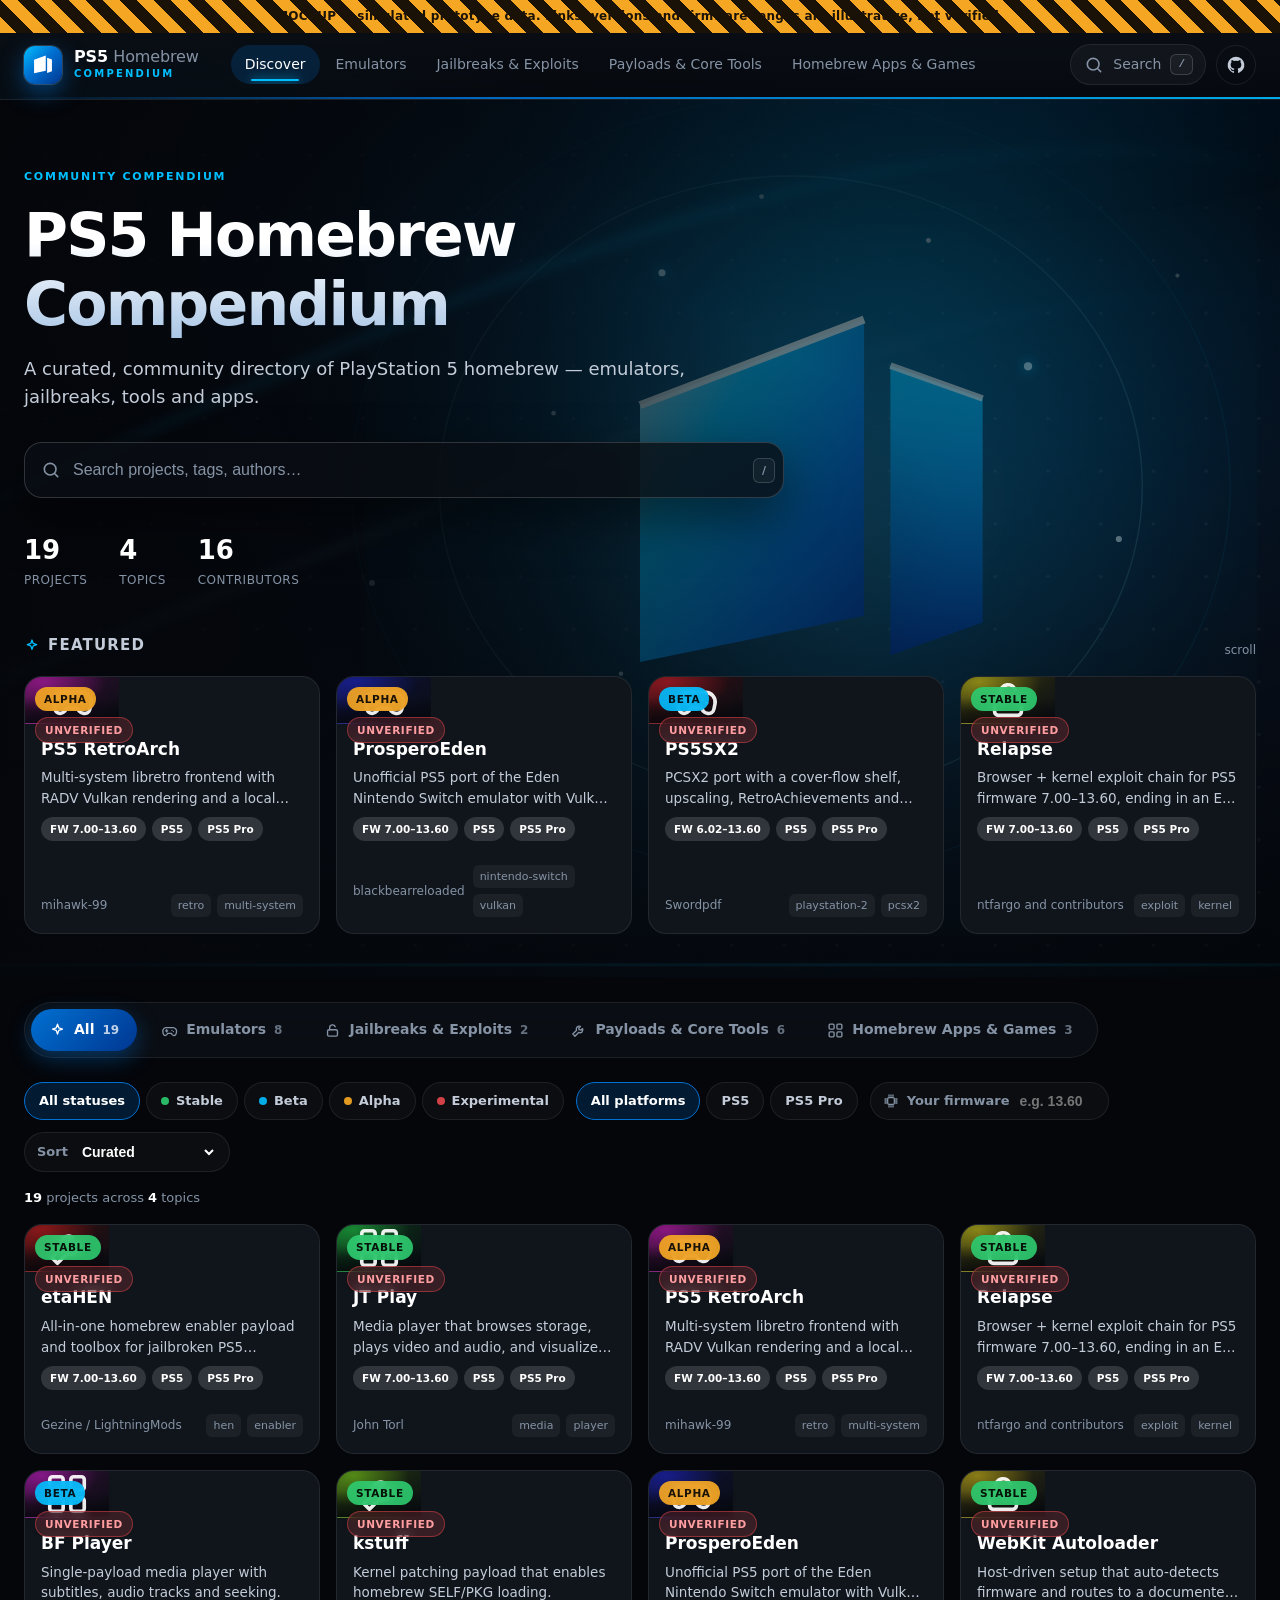
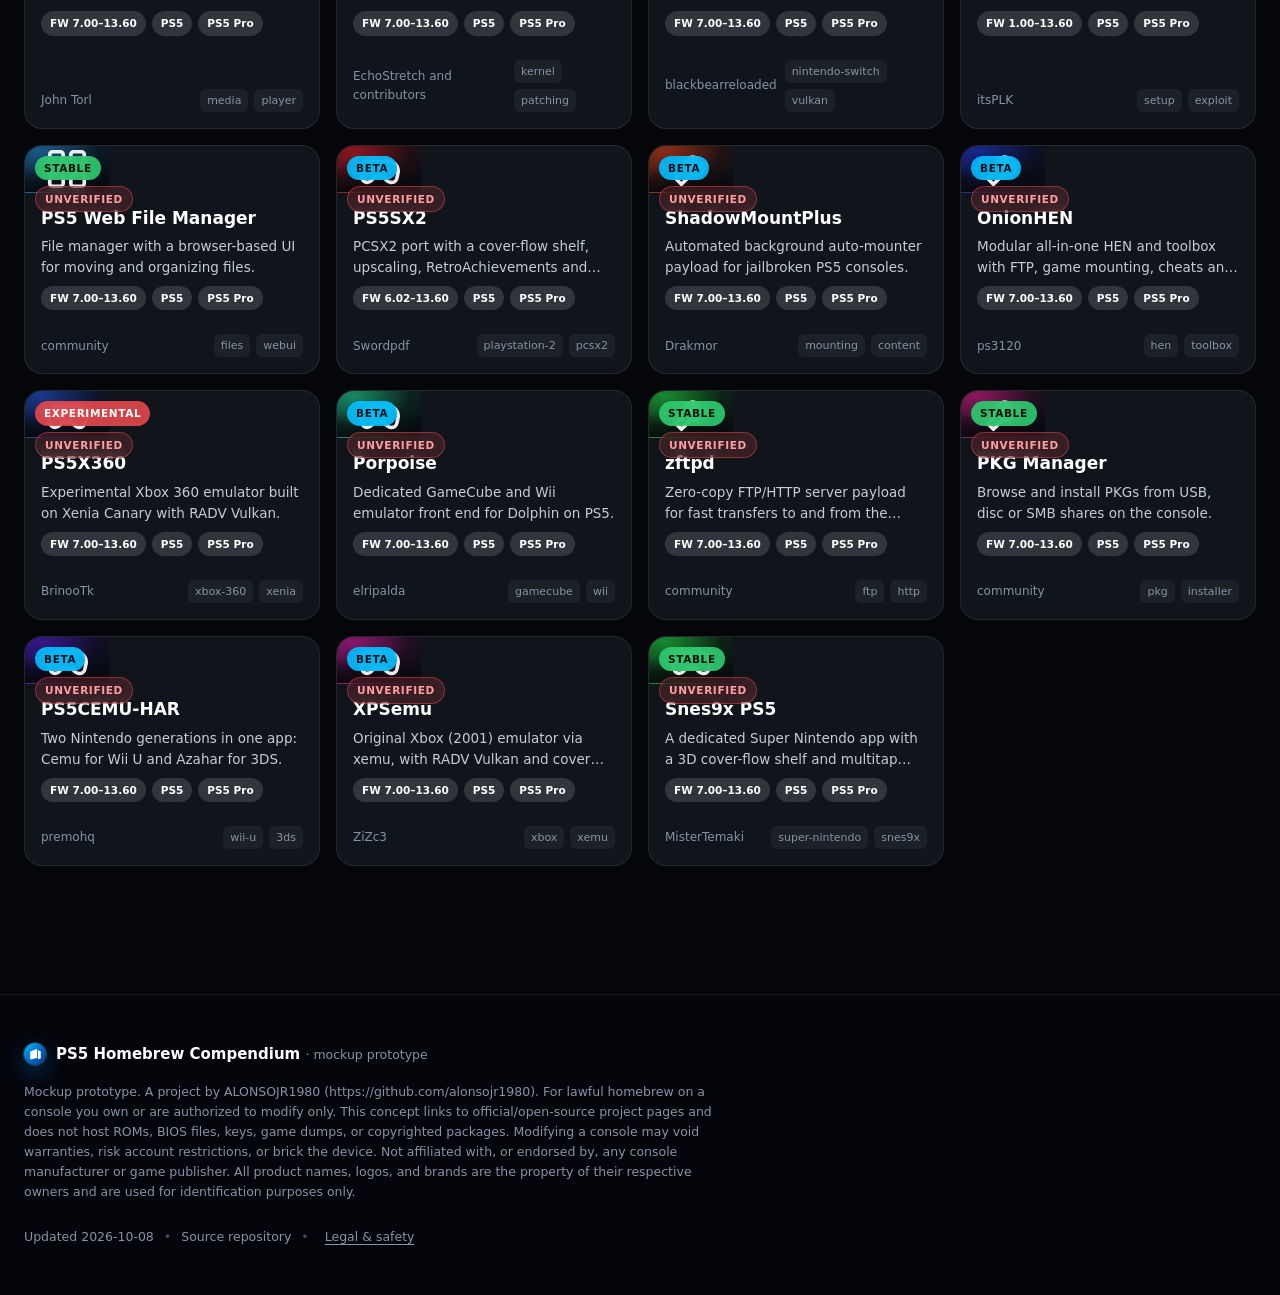
<file: mockup/index.html>
<!doctype html>
<html lang="en">
<head>
  <meta charset="utf-8" />
  <meta name="viewport" content="width=device-width, initial-scale=1, viewport-fit=cover" />
  <meta name="color-scheme" content="dark" />
  <meta name="description" content="MOCKUP prototype of the PS5 Homebrew Compendium — simulated data, not production." />
  <title>PS5 Homebrew Compendium — Mockup</title>
  <link rel="stylesheet" href="styles.css" />
</head>
<body>
  <div class="mock-banner" role="note">
    <strong>MOCKUP</strong> — simulated prototype data. Links, versions and firmware ranges are illustrative, not verified.
  </div>

  <a class="skip-link" href="#main">Skip to content</a>

  <!-- Inline icon sprite (no external assets) -->
  <svg class="sprite" aria-hidden="true" focusable="false" xmlns="http://www.w3.org/2000/svg">
    <symbol id="i-gamepad" viewBox="0 0 24 24"><path d="M7 8h10a5 5 0 0 1 4.9 5.97l-.5 2.6A3 3 0 0 1 18 19c-1 0-1.6-.5-2.2-1.2L14.6 16H9.4l-1.2 1.8C7.6 18.5 7 19 6 19a3 3 0 0 1-2.9-2.43l-.5-2.6A5 5 0 0 1 7 8Z"/><path d="M8 11v3M6.5 12.5h3M15.5 12h.01M17.5 13.5h.01"/></symbol>
    <symbol id="i-unlock" viewBox="0 0 24 24"><rect x="5" y="11" width="14" height="9" rx="2"/><path d="M8 11V8a4 4 0 0 1 7.8-1.2"/></symbol>
    <symbol id="i-tool" viewBox="0 0 24 24"><path d="M14.7 6.3a4 4 0 0 0-5.4 5.4L4 17l3 3 5.3-5.3a4 4 0 0 0 5.4-5.4l-2.3 2.3-2.4-.7-.7-2.4 2.4-2.2Z"/></symbol>
    <symbol id="i-app" viewBox="0 0 24 24"><rect x="3" y="3" width="7" height="7" rx="1.5"/><rect x="14" y="3" width="7" height="7" rx="1.5"/><rect x="3" y="14" width="7" height="7" rx="1.5"/><rect x="14" y="14" width="7" height="7" rx="1.5"/></symbol>
    <symbol id="i-search" viewBox="0 0 24 24"><circle cx="11" cy="11" r="7"/><path d="m20 20-3.5-3.5"/></symbol>
    <symbol id="i-external" viewBox="0 0 24 24"><path d="M14 5h5v5M19 5l-8 8"/><path d="M19 14v4a1 1 0 0 1-1 1H6a1 1 0 0 1-1-1V6a1 1 0 0 1 1-1h4"/></symbol>
    <symbol id="i-close" viewBox="0 0 24 24"><path d="M6 6l12 12M18 6 6 18"/></symbol>
    <symbol id="i-chevron" viewBox="0 0 24 24"><path d="m9 6 6 6-6 6"/></symbol>
    <symbol id="i-alert" viewBox="0 0 24 24"><path d="M12 3 2 20h20L12 3Z"/><path d="M12 10v4M12 17h.01"/></symbol>
    <symbol id="i-check" viewBox="0 0 24 24"><path d="m4 12 5 5L20 6"/></symbol>
    <symbol id="i-cpu" viewBox="0 0 24 24"><rect x="7" y="7" width="10" height="10" rx="2"/><path d="M9 3v2m3-2v2m3-2v2M9 19v2m3-2v2m3-2v2M3 9h2m-2 3h2m-2 3h2M19 9h2m-2 3h2m-2 3h2"/></symbol>
    <symbol id="i-sparkle" viewBox="0 0 24 24"><path d="M12 3l1.8 5.2L19 10l-5.2 1.8L12 17l-1.8-5.2L5 10l5.2-1.8L12 3Z"/></symbol>
    <symbol id="i-shield" viewBox="0 0 24 24"><path d="M12 3 5 6v5c0 4.5 3 8 7 10 4-2 7-5.5 7-10V6l-7-3Z"/></symbol>
    <symbol id="i-github" viewBox="0 0 24 24"><path d="M12 2a10 10 0 0 0-3.16 19.49c.5.09.68-.22.68-.48v-1.7c-2.78.6-3.37-1.34-3.37-1.34-.45-1.16-1.1-1.47-1.1-1.47-.9-.62.07-.6.07-.6 1 .07 1.53 1.03 1.53 1.03.9 1.52 2.34 1.08 2.9.83.09-.65.35-1.09.63-1.34-2.22-.25-4.55-1.11-4.55-4.94 0-1.09.39-1.98 1.03-2.68-.1-.25-.45-1.27.1-2.65 0 0 .84-.27 2.75 1.02a9.6 9.6 0 0 1 5 0c1.91-1.29 2.75-1.02 2.75-1.02.55 1.38.2 2.4.1 2.65.64.7 1.03 1.59 1.03 2.68 0 3.84-2.34 4.68-4.57 4.93.36.31.68.92.68 1.85v2.74c0 .27.18.58.69.48A10 10 0 0 0 12 2Z"/></symbol>
    <symbol id="i-menu" viewBox="0 0 24 24"><path d="M4 7h16M4 12h16M4 17h16"/></symbol>
  </svg>

  <header class="topbar" id="topbar">
    <div class="topbar__inner">
      <a class="brand" href="#/" aria-label="PS5 Homebrew Compendium home">
        <span class="brand__mark" aria-hidden="true">
          <svg viewBox="0 0 32 32"><path d="M3 8.5 20 2v22.5L3 28V8.5Z"/><path d="M22 5.5 29 8v17l-7 2.5V5.5Z"/></svg>
        </span>
        <span class="brand__text">
          <span class="brand__title">PS5 <em>Homebrew</em></span>
          <span class="brand__sub">Compendium</span>
        </span>
      </a>

      <nav class="topnav" id="topnav" aria-label="Topics"></nav>

      <div class="topbar__actions">
        <button class="searchpill" id="search-focus" type="button" aria-label="Search the compendium">
          <svg class="icon" aria-hidden="true"><use href="#i-search"/></svg>
          <span class="searchpill__label">Search</span>
          <kbd class="searchpill__kbd" aria-hidden="true">/</kbd>
        </button>

        <button class="fwware" id="fw-chip" type="button" hidden aria-label="Change your firmware version">
          <span class="fwware__dot" aria-hidden="true"></span>
          <svg class="icon" aria-hidden="true"><use href="#i-cpu"/></svg>
          <span id="fw-chip-text"></span>
        </button>

        <a class="ghosticon" id="source-link" href="#" target="_blank" rel="noopener noreferrer" aria-label="Source repository" hidden>
          <svg class="icon icon--fill" aria-hidden="true"><use href="#i-github"/></svg>
        </a>

        <button class="menubtn" id="menu-toggle" type="button" aria-label="Open menu" aria-expanded="false" aria-controls="mobilemenu">
          <span></span><span></span>
        </button>
      </div>
    </div>
    <div class="topbar__accent" aria-hidden="true"></div>
    <nav class="mobilemenu" id="mobilemenu" aria-label="Topics" hidden></nav>
  </header>

  <main id="main">
    <section class="hero" aria-labelledby="hero-title">
      <img class="hero__banner" src="assets/banner.svg" alt="" aria-hidden="true" />
      <div class="hero__glow" aria-hidden="true"></div>
      <div class="hero__inner">
        <div class="hero__copy">
          <p class="hero__eyebrow" id="hero-eyebrow">Community Compendium</p>
          <h1 class="hero__title" id="hero-title"></h1>
          <p class="hero__tagline" id="hero-tagline"></p>

          <form class="searchbox" role="search" id="search-form">
            <svg class="icon searchbox__icon" aria-hidden="true"><use href="#i-search"/></svg>
            <input id="search-input" type="search" autocomplete="off" placeholder="Search projects, tags, authors…" aria-label="Search the compendium" />
            <span class="searchbox__key" aria-hidden="true">/</span>
          </form>

          <dl class="hero__stats" id="hero-stats"></dl>
        </div>

        <div class="hero__featured" aria-labelledby="featured-title">
          <div class="railhead">
            <h2 id="featured-title" class="railhead__title">
              <svg class="icon" aria-hidden="true"><use href="#i-sparkle"/></svg> Featured
            </h2>
            <span class="railhead__hint">scroll</span>
          </div>
          <div class="rail" id="featured-rail"></div>
        </div>
      </div>
    </section>

    <section class="browse" id="browse" aria-labelledby="browse-title">
      <h2 id="browse-title" class="sr-only">Browse projects</h2>

      <nav class="topics" id="topics" aria-label="Topic filter"></nav>

      <div class="toolbar" id="toolbar">
        <div class="toolbar__group" role="group" aria-label="Status filter" id="status-chips"></div>
        <div class="toolbar__group" id="platform-toggle" role="group" aria-label="Platform filter"></div>
        <label class="field field--fw">
          <svg class="icon" aria-hidden="true"><use href="#i-cpu"/></svg>
          <span class="field__label">Your firmware</span>
          <input id="firmware-input" inputmode="decimal" placeholder="e.g. 13.60" aria-label="Your PS5 firmware version" />
        </label>
        <label class="field field--sort">
          <span class="field__label">Sort</span>
          <select id="sort-select" aria-label="Sort projects">
            <option value="curated">Curated</option>
            <option value="updated">Recently updated</option>
            <option value="name">Name (A–Z)</option>
          </select>
        </label>
        <button class="ghostbtn" id="clear-filters" type="button" hidden>Clear filters</button>
      </div>

      <p class="resultline" id="resultline"></p>
      <p class="sr-only" id="live" aria-live="polite" role="status"></p>

      <div class="grid" id="grid"></div>
      <div class="statepanel" id="statepanel" hidden></div>
    </section>
  </main>

  <footer class="footer">
    <div class="footer__inner">
      <div class="footer__brand">
        <span class="brand__mark brand__mark--sm" aria-hidden="true"><svg viewBox="0 0 32 32"><path d="M3 8.5 20 2v22.5L3 28V8.5Z"/><path d="M22 5.5 29 8v17l-7 2.5V5.5Z"/></svg></span>
        <span>PS5 Homebrew Compendium <small>· mockup prototype</small></span>
      </div>
      <p class="footer__disclaimer" id="footer-disclaimer"></p>
      <p class="footer__meta">
        <span id="footer-updated"></span>
        <span class="footer__sep" aria-hidden="true">•</span>
        <a id="footer-repo" href="#" target="_blank" rel="noopener noreferrer">Source repository</a>
        <span class="footer__sep" aria-hidden="true">•</span>
        <button class="linkbtn" id="show-disclaimer" type="button">Legal &amp; safety</button>
      </p>
    </div>
  </footer>

  <!-- Detail overlay -->
  <div class="modal" id="modal" hidden>
    <div class="modal__scrim" data-close></div>
    <div class="modal__dialog" role="dialog" aria-modal="true" aria-labelledby="modal-title" tabindex="-1">
      <button class="iconbtn modal__close" type="button" data-close aria-label="Close details">
        <svg class="icon"><use href="#i-close"/></svg>
      </button>
      <div class="modal__body" id="modal-body"></div>
    </div>
  </div>

  <div class="toast" id="toast" role="status" aria-live="polite" hidden></div>

  <script type="module" src="app.js"></script>
</body>
</html>
</file>
<file: mockup/styles.css>
/* =========================================================
   PS5 Homebrew Compendium — MOCKUP styles
   Design tokens follow development_plan/design-system.md
   ========================================================= */

:root {
  /* Color */
  --bg-primary: #04060a;
  --bg-secondary: #10151c;
  --bg-tertiary: #171d26;
  --bg-elevated: #1e2632;
  --surface-glass: rgba(16, 21, 28, 0.72);
  --border: rgba(255, 255, 255, 0.08);
  --border-strong: rgba(255, 255, 255, 0.16);

  --ps-blue: #003791;
  --ps-blue-light: #0070d1;
  --ps-blue-bright: #00bfff;

  --text-primary: #ffffff;
  --text-secondary: #c3ccd8;
  --text-tertiary: #8593a5;

  --success: #2ecc71;
  --info: #00bfff;
  --warning: #f5a623;
  --danger: #e5484d;

  /* Type */
  --font-sans: "Inter", system-ui, -apple-system, "Segoe UI", Roboto, "Helvetica Neue", Arial, sans-serif;

  /* Space */
  --space-1: 4px;  --space-2: 8px;  --space-3: 12px; --space-4: 16px;
  --space-5: 24px; --space-6: 32px; --space-7: 48px; --space-8: 64px;

  /* Radius */
  --radius-sm: 8px; --radius-md: 12px; --radius-lg: 18px; --radius-xl: 28px; --radius-pill: 999px;

  /* Elevation */
  --shadow-card: 0 18px 40px rgba(0, 0, 0, 0.55);
  --shadow-pop: 0 30px 80px rgba(0, 0, 0, 0.7);
  --focus-glow: 0 0 0 3px var(--ps-blue-bright), 0 0 26px rgba(0, 191, 255, 0.45);

  /* Motion */
  --dur-fast: 150ms; --dur-base: 320ms; --dur-slow: 480ms;
  --ease: cubic-bezier(0.22, 0.61, 0.36, 1);

  --container: 1320px;
  --topbar-h: 64px;
}

* { box-sizing: border-box; }

/* The `hidden` attribute must always win, even on elements with an explicit display. */
[hidden] { display: none !important; }

html { scroll-behavior: smooth; }

body {
  margin: 0;
  background:
    radial-gradient(1200px 700px at 80% -10%, rgba(0, 55, 145, 0.35), transparent 60%),
    radial-gradient(900px 600px at 5% 5%, rgba(0, 191, 255, 0.10), transparent 55%),
    var(--bg-primary);
  color: var(--text-secondary);
  font-family: var(--font-sans);
  font-size: 15px;
  line-height: 1.55;
  -webkit-font-smoothing: antialiased;
  min-height: 100vh;
}

h1, h2, h3 { color: var(--text-primary); line-height: 1.15; margin: 0; }
p { margin: 0; }
a { color: inherit; text-decoration: none; }
button { font: inherit; color: inherit; }
img { max-width: 100%; display: block; }

.sprite { position: absolute; width: 0; height: 0; overflow: hidden; }
.icon { width: 20px; height: 20px; fill: none; stroke: currentColor; stroke-width: 1.9; stroke-linecap: round; stroke-linejoin: round; }

.sr-only {
  position: absolute; width: 1px; height: 1px; padding: 0; margin: -1px;
  overflow: hidden; clip: rect(0 0 0 0); white-space: nowrap; border: 0;
}

.skip-link {
  position: absolute; left: 12px; top: -60px; z-index: 200;
  background: var(--ps-blue-light); color: #fff; padding: 10px 16px;
  border-radius: var(--radius-sm); transition: top var(--dur-fast) var(--ease);
}
.skip-link:focus { top: 12px; }

:focus-visible { outline: none; box-shadow: var(--focus-glow); border-radius: var(--radius-sm); }

/* ---------- Mockup banner ---------- */
.mock-banner {
  background: repeating-linear-gradient(45deg, #f5a623, #f5a623 12px, #1a1206 12px, #1a1206 24px);
  color: #1a1206; font-size: 12px; font-weight: 600; text-align: center;
  padding: 7px 12px; letter-spacing: 0.02em;
}
.mock-banner strong { font-weight: 800; }

/* ---------- Top bar (site header) ---------- */
.topbar {
  position: sticky; top: 0; z-index: 100;
  backdrop-filter: blur(20px) saturate(150%);
  background: linear-gradient(180deg, rgba(10,14,20,0.92), rgba(8,11,16,0.70));
  border-bottom: 1px solid var(--border);
  transition: box-shadow var(--dur-base) var(--ease), background var(--dur-base) var(--ease);
}
.topbar.is-scrolled {
  background: linear-gradient(180deg, rgba(8,11,16,0.98), rgba(6,9,13,0.92));
  box-shadow: 0 18px 44px rgba(0,0,0,0.55);
}
.topbar__inner {
  max-width: var(--container); margin: 0 auto; height: var(--topbar-h);
  padding: 0 var(--space-5); display: flex; align-items: center; gap: var(--space-4);
}
/* animated luminous accent along the bottom edge */
.topbar__accent {
  height: 2px;
  background: linear-gradient(90deg, transparent, var(--ps-blue-light) 18%, var(--ps-blue-bright) 50%, var(--ps-blue-light) 82%, transparent);
  background-size: 200% 100%;
  opacity: 0.9;
  animation: accent-sheen 7s linear infinite;
}
@keyframes accent-sheen { from { background-position: 200% 0; } to { background-position: -200% 0; } }

.brand { display: flex; align-items: center; gap: 12px; color: var(--text-primary); font-weight: 700; letter-spacing: 0.01em; flex: none; }
.brand__mark {
  position: relative; width: 38px; height: 38px; border-radius: 11px; display: grid; place-items: center;
  background: linear-gradient(135deg, var(--ps-blue-bright), var(--ps-blue-light) 45%, var(--ps-blue));
  box-shadow: 0 0 0 1px rgba(255,255,255,0.16), 0 8px 22px rgba(0,112,209,0.5);
}
.brand__mark::after {
  content: ""; position: absolute; inset: -7px; border-radius: 18px; z-index: -1;
  background: radial-gradient(circle, rgba(0,191,255,0.5), transparent 70%);
  opacity: 0; transition: opacity var(--dur-base) var(--ease);
}
.brand:hover .brand__mark::after { opacity: 1; }
.brand__mark svg { width: 22px; height: 22px; fill: #fff; }
.brand__mark--sm { width: 22px; height: 22px; }
.brand__mark--sm svg { width: 13px; height: 13px; }
.brand__text { display: flex; flex-direction: column; line-height: 1.05; }
.brand__title { font-size: 16px; font-weight: 700; letter-spacing: -0.01em; }
.brand__title em { color: var(--text-tertiary); font-style: normal; font-weight: 500; }
.brand__sub { font-size: 10px; letter-spacing: 0.22em; text-transform: uppercase; color: var(--ps-blue-bright); margin-top: 3px; }

.topnav { display: flex; gap: 2px; margin-left: var(--space-4); flex: 1; overflow: hidden; }
.topnav a {
  position: relative; padding: 9px 14px; border-radius: var(--radius-pill); color: var(--text-tertiary);
  font-size: 14px; font-weight: 500; white-space: nowrap; transition: color var(--dur-fast) var(--ease), background var(--dur-fast) var(--ease);
}
.topnav a::after {
  content: ""; position: absolute; left: 50%; bottom: 3px; width: 0; height: 2px; border-radius: 2px;
  background: var(--ps-blue-bright); transform: translateX(-50%);
  box-shadow: 0 0 10px var(--ps-blue-bright);
  transition: width var(--dur-base) var(--ease);
}
.topnav a:hover { color: var(--text-primary); background: rgba(255,255,255,0.06); }
.topnav a[aria-current="page"] { color: #fff; background: rgba(0,112,209,0.20); }
.topnav a[aria-current="page"]::after,
.topnav a:hover::after { width: 54%; }

.topbar__actions { display: flex; align-items: center; gap: 10px; flex: none; }

.searchpill {
  display: inline-flex; align-items: center; gap: 9px; cursor: pointer;
  padding: 9px 12px 9px 13px; border-radius: var(--radius-pill);
  border: 1px solid var(--border); background: rgba(255,255,255,0.04);
  color: var(--text-tertiary); font-size: 14px; font-weight: 500;
  transition: all var(--dur-fast) var(--ease);
}
.searchpill:hover { color: var(--text-primary); border-color: var(--ps-blue-light); background: rgba(0,112,209,0.12); }
.searchpill__kbd {
  font-size: 11px; font-weight: 700; color: var(--text-tertiary);
  border: 1px solid var(--border-strong); border-radius: 6px; padding: 1px 7px; background: rgba(255,255,255,0.04);
}

.fwware {
  display: inline-flex; align-items: center; gap: 8px; cursor: pointer;
  padding: 8px 13px; border-radius: var(--radius-pill);
  border: 1px solid rgba(0,191,255,0.4); background: rgba(0,191,255,0.10);
  color: var(--ps-blue-bright); font-size: 13px; font-weight: 700; letter-spacing: 0.02em;
  transition: background var(--dur-fast) var(--ease);
}
.fwware:hover { background: rgba(0,191,255,0.18); }
.fwware .icon { width: 15px; height: 15px; }
.fwware__dot { width: 7px; height: 7px; border-radius: 50%; background: var(--success); box-shadow: 0 0 8px var(--success); }

.ghosticon {
  display: grid; place-items: center; width: 40px; height: 40px; border-radius: var(--radius-pill);
  border: 1px solid var(--border); color: var(--text-secondary); transition: all var(--dur-fast) var(--ease);
}
.ghosticon:hover { color: #fff; border-color: var(--border-strong); background: rgba(255,255,255,0.05); }
.icon--fill { fill: currentColor; stroke: none; }

.menubtn {
  display: none; place-items: center; gap: 5px;
  width: 42px; height: 42px; border-radius: 12px; border: 1px solid var(--border);
  background: rgba(255,255,255,0.04); cursor: pointer; padding: 0;
}
.menubtn span { display: block; width: 18px; height: 2px; border-radius: 2px; background: var(--text-primary); transition: transform var(--dur-fast) var(--ease); }
.menubtn[aria-expanded="true"] span:first-child { transform: translateY(3.5px) rotate(45deg); }
.menubtn[aria-expanded="true"] span:last-child { transform: translateY(-3.5px) rotate(-45deg); }

.mobilemenu {
  position: absolute; left: 0; right: 0; top: 100%;
  background: rgba(8,11,16,0.98); border-bottom: 1px solid var(--border);
  padding: 10px var(--space-5) 16px; display: grid; gap: 4px;
  box-shadow: 0 24px 50px rgba(0,0,0,0.6);
}
.mobilemenu[hidden] { display: none; }
.mobilemenu a { padding: 12px 14px; border-radius: 12px; color: var(--text-secondary); font-weight: 600; }
.mobilemenu a:hover, .mobilemenu a[aria-current="page"] { color: #fff; background: rgba(0,112,209,0.18); }

.iconbtn {
  background: transparent; border: 1px solid var(--border); border-radius: var(--radius-pill);
  width: 40px; height: 40px; display: grid; place-items: center; cursor: pointer;
  color: var(--text-secondary); transition: all var(--dur-fast) var(--ease);
}
.iconbtn:hover { color: #fff; border-color: var(--border-strong); background: rgba(255,255,255,0.05); }

/* ---------- Hero ---------- */
.hero { position: relative; overflow: hidden; }
.hero__banner {
  position: absolute; inset: 0; width: 100%; height: 100%;
  object-fit: cover; object-position: right center;
  z-index: 0; pointer-events: none; user-select: none;
}
/* readability scrim layered over the banner */
.hero::after {
  content: ""; position: absolute; inset: 0; z-index: 1; pointer-events: none;
  background: linear-gradient(90deg, rgba(4,6,10,0.94) 0%, rgba(4,6,10,0.72) 42%, rgba(4,6,10,0.18) 100%);
}
.hero__glow {
  position: absolute; inset: -30% -10% auto -10%; height: 620px; z-index: 0;
  background: radial-gradient(60% 60% at 70% 20%, rgba(0,112,209,0.25), transparent 70%);
  filter: blur(10px); pointer-events: none;
}
.hero__inner { position: relative; z-index: 2; max-width: var(--container); margin: 0 auto; padding: var(--space-8) var(--space-5) var(--space-6); }
.hero__copy { max-width: 760px; }
.hero__eyebrow {
  display: inline-flex; align-items: center; gap: 8px; text-transform: uppercase;
  letter-spacing: 0.16em; font-size: 11px; font-weight: 700; color: var(--ps-blue-bright);
  margin-bottom: var(--space-4);
}
.hero__title {
  font-size: clamp(34px, 6vw, 60px); font-weight: 800; letter-spacing: -0.03em;
  background: linear-gradient(180deg, #fff 30%, #a9c6e6 100%);
  -webkit-background-clip: text; background-clip: text; color: transparent;
}
.hero__tagline { margin-top: var(--space-4); font-size: clamp(15px, 2vw, 18px); color: var(--text-secondary); max-width: 60ch; }

.searchbox {
  margin-top: var(--space-6); display: flex; align-items: center; gap: 12px;
  background: rgba(10,14,20,0.8); border: 1px solid var(--border-strong);
  border-radius: var(--radius-lg); padding: 6px 8px 6px 16px;
  box-shadow: 0 20px 50px rgba(0,0,0,0.5); transition: border-color var(--dur-fast), box-shadow var(--dur-fast);
}
.searchbox:focus-within { border-color: var(--ps-blue-light); box-shadow: var(--focus-glow); }
.searchbox__icon { color: var(--text-tertiary); flex: none; }
.searchbox input {
  flex: 1; background: transparent; border: 0; outline: none; color: var(--text-primary);
  font-size: 16px; padding: 12px 0; min-width: 0;
}
.searchbox input::placeholder { color: var(--text-tertiary); }
.searchbox__key {
  font-size: 11px; font-weight: 700; color: var(--text-tertiary);
  border: 1px solid var(--border-strong); border-radius: 6px; padding: 3px 8px; background: rgba(255,255,255,0.04);
}

.hero__stats { display: flex; gap: var(--space-6); margin: var(--space-6) 0 0; }
.hero__stats div { display: flex; flex-direction: column; }
.hero__stats dt { order: 2; font-size: 12px; color: var(--text-tertiary); letter-spacing: 0.04em; text-transform: uppercase; }
.hero__stats dd { order: 1; margin: 0; font-size: 26px; font-weight: 800; color: #fff; }

/* ---------- Featured rail ---------- */
.hero__featured { margin-top: var(--space-7); }
.railhead { display: flex; align-items: baseline; justify-content: space-between; margin-bottom: var(--space-4); }
.railhead__title { display: flex; align-items: center; gap: 8px; font-size: 15px; letter-spacing: 0.08em; text-transform: uppercase; color: var(--text-secondary); }
.railhead__title .icon { color: var(--ps-blue-bright); width: 16px; height: 16px; }
.railhead__hint { font-size: 12px; color: var(--text-tertiary); }
.rail {
  display: grid; grid-auto-flow: column; grid-auto-columns: minmax(280px, 340px);
  gap: var(--space-4); overflow-x: auto; padding-bottom: var(--space-3);
  scroll-snap-type: x mandatory; scrollbar-width: thin;
}
.rail::-webkit-scrollbar { height: 8px; }
.rail::-webkit-scrollbar-thumb { background: rgba(255,255,255,0.12); border-radius: 99px; }
.rail > * { scroll-snap-align: start; }

/* ---------- Browse / topics ---------- */
.browse { max-width: var(--container); margin: 0 auto; padding: var(--space-5) var(--space-5) var(--space-8); }
.topics {
  display: flex; gap: 6px; flex-wrap: wrap; padding: 6px; margin-bottom: var(--space-5);
  background: rgba(16,21,28,0.6); border: 1px solid var(--border); border-radius: var(--radius-pill);
  position: sticky; top: calc(var(--topbar-h) + 8px); z-index: 40;
  backdrop-filter: blur(14px); width: fit-content; max-width: 100%;
}
.topic {
  display: inline-flex; align-items: center; gap: 8px; border: 0; cursor: pointer;
  background: transparent; color: var(--text-tertiary); font-weight: 600; font-size: 14px;
  padding: 10px 18px; border-radius: var(--radius-pill); transition: all var(--dur-fast) var(--ease);
}
.topic .icon { width: 17px; height: 17px; }
.topic:hover { color: #fff; background: rgba(255,255,255,0.05); }
.topic[aria-pressed="true"] {
  color: #fff; background: linear-gradient(135deg, var(--ps-blue-light), var(--ps-blue));
  box-shadow: 0 8px 22px rgba(0,112,209,0.4);
}
.topic__count { font-size: 12px; opacity: 0.75; font-variant-numeric: tabular-nums; }

/* ---------- Toolbar ---------- */
.toolbar {
  display: flex; align-items: center; gap: var(--space-3); flex-wrap: wrap; margin-bottom: var(--space-4);
}
.toolbar__group { display: flex; gap: 6px; flex-wrap: wrap; }
.chip {
  border: 1px solid var(--border); background: rgba(255,255,255,0.03); color: var(--text-secondary);
  padding: 8px 14px; border-radius: var(--radius-pill); font-size: 13px; font-weight: 600; cursor: pointer;
  display: inline-flex; align-items: center; gap: 7px; transition: all var(--dur-fast) var(--ease);
}
.chip:hover { border-color: var(--border-strong); color: #fff; }
.chip[aria-pressed="true"] { background: rgba(0,112,209,0.2); border-color: var(--ps-blue-light); color: #fff; }
.chip__dot { width: 8px; height: 8px; border-radius: 50%; background: currentColor; }

.field {
  display: inline-flex; align-items: center; gap: 8px; padding: 6px 12px;
  background: rgba(255,255,255,0.03); border: 1px solid var(--border); border-radius: var(--radius-pill);
  color: var(--text-tertiary); font-size: 13px;
}
.field .icon { width: 16px; height: 16px; }
.field__label { font-weight: 600; white-space: nowrap; }
.field input, .field select {
  background: transparent; border: 0; outline: none; color: var(--text-primary);
  font-size: 14px; font-weight: 600; padding: 4px 2px;
}
.field select option { background: var(--bg-elevated); color: #fff; }
.field--fw input { width: 78px; }
.field--fw.is-invalid { border-color: var(--danger); }
.field--fw.is-set { border-color: var(--ps-blue-light); color: var(--ps-blue-bright); }
.ghostbtn {
  background: transparent; border: 1px dashed var(--border-strong); color: var(--text-tertiary);
  padding: 8px 14px; border-radius: var(--radius-pill); font-size: 13px; font-weight: 600; cursor: pointer;
}
.ghostbtn:hover { color: #fff; border-color: var(--ps-blue-light); }

.resultline { color: var(--text-tertiary); font-size: 13px; margin-bottom: var(--space-4); }
.resultline strong { color: var(--text-primary); }

/* ---------- Cards ---------- */
.grid {
  display: grid; grid-template-columns: repeat(auto-fill, minmax(258px, 1fr)); gap: var(--space-4);
}
.card {
  position: relative; display: flex; flex-direction: column; text-align: left;
  background: var(--bg-secondary); border: 1px solid var(--border); border-radius: var(--radius-lg);
  overflow: hidden; cursor: pointer; color: inherit; padding: 0; width: 100%;
  transition: transform var(--dur-base) var(--ease), box-shadow var(--dur-base) var(--ease), border-color var(--dur-fast);
}
.card:hover { transform: translateY(-6px); box-shadow: var(--shadow-card); border-color: var(--border-strong); }
.card:focus-visible { transform: translateY(-4px); }
.card__art {
  position: relative; aspect-ratio: 16 / 9; display: grid; place-items: center;
  background:
    radial-gradient(120% 120% at 20% 10%, hsl(var(--hue) 70% 32%) 0%, transparent 55%),
    linear-gradient(135deg, hsl(var(--hue) 60% 16%), #0a0e14);
  border-bottom: 1px solid var(--border);
}
.card__art::after {
  content: ""; position: absolute; inset: 0;
  background: linear-gradient(180deg, transparent 45%, rgba(4,6,10,0.75) 100%);
}
.card__glyph {
  width: 46px; height: 46px; color: #fff; opacity: 0.92; z-index: 1;
  filter: drop-shadow(0 6px 14px rgba(0,0,0,0.5));
}
/* When item.icon is an image URL it renders as <img> instead of an SVG glyph. */
.item-icon {
  object-fit: contain; border-radius: 14px;
  background: rgba(4,6,10,0.35);
  border: 1px solid rgba(255,255,255,0.14);
  box-shadow: 0 8px 20px rgba(0,0,0,0.45);
}
img.card__glyph.item-icon { width: 54px; height: 54px; }
img.detail__glyph.item-icon { width: 64px; height: 64px; }
.card__art-badges { position: absolute; top: 10px; left: 10px; right: 10px; display: flex; gap: 6px; flex-wrap: wrap; z-index: 2; }
.card__body { padding: var(--space-4); display: flex; flex-direction: column; gap: 8px; flex: 1; }
.card__title { font-size: 17px; font-weight: 700; }
.card__summary { font-size: 13.5px; color: var(--text-secondary); display: -webkit-box; -webkit-line-clamp: 2; -webkit-box-orient: vertical; overflow: hidden; }
.card__foot { display: flex; align-items: center; justify-content: space-between; gap: 8px; margin-top: auto; padding-top: 4px; }
.card__author { font-size: 12px; color: var(--text-tertiary); }
.card__tags { display: flex; gap: 6px; flex-wrap: wrap; }
.tagpill { font-size: 11px; color: var(--text-tertiary); background: rgba(255,255,255,0.05); border-radius: 6px; padding: 3px 7px; }
.card--featured .card__art { aspect-ratio: 16 / 8; }
.card--incompatible { opacity: 0.62; }
.card--incompatible .card__art { filter: grayscale(0.6); }
.card__warnflag { position: absolute; top: 10px; right: 10px; z-index: 2; color: var(--warning); background: rgba(4,6,10,0.75); border-radius: var(--radius-pill); padding: 4px; display: grid; place-items: center; }

/* ---------- Badges ---------- */
.badge {
  display: inline-flex; align-items: center; gap: 5px; font-size: 10.5px; font-weight: 800;
  letter-spacing: 0.06em; text-transform: uppercase; padding: 4px 9px; border-radius: var(--radius-pill);
  color: #fff; background: rgba(255,255,255,0.12); backdrop-filter: blur(6px);
}
.badge--stable { background: rgba(46,204,113,0.9); color: #041207; }
.badge--beta { background: rgba(0,191,255,0.9); color: #04131a; }
.badge--alpha { background: rgba(245,166,35,0.92); color: #1a1206; }
.badge--experimental { background: rgba(229,72,77,0.9); }
.badge--discontinued { background: rgba(133,147,165,0.85); color: #0a0e14; }
.badge--firmware { background: rgba(255,255,255,0.14); text-transform: none; letter-spacing: 0; font-weight: 600; }
.badge--unverified { background: rgba(229,72,77,0.18); color: #ff9ea1; border: 1px solid rgba(229,72,77,0.5); }
.badge--unknown { background: rgba(245,166,35,0.16); color: #ffce7a; border: 1px solid rgba(245,166,35,0.45); }

/* ---------- Empty / error / loading ---------- */
.statepanel { text-align: center; padding: var(--space-8) var(--space-5); color: var(--text-tertiary); }
.statepanel h3 { color: var(--text-primary); margin-bottom: var(--space-2); }
.statepanel .icon { width: 40px; height: 40px; margin-bottom: var(--space-3); color: var(--text-tertiary); }
.statepanel__actions { margin-top: var(--space-4); display: flex; gap: 10px; justify-content: center; }
.btn {
  border: 1px solid var(--border-strong); background: rgba(255,255,255,0.05); color: #fff;
  padding: 10px 18px; border-radius: var(--radius-pill); font-weight: 700; cursor: pointer;
  transition: all var(--dur-fast) var(--ease);
}
.btn:hover { background: rgba(255,255,255,0.1); }
.btn--primary { background: linear-gradient(135deg, var(--ps-blue-light), var(--ps-blue)); border-color: transparent; }
.btn--primary:hover { filter: brightness(1.12); }

.skeleton { background: var(--bg-secondary); border: 1px solid var(--border); border-radius: var(--radius-lg); overflow: hidden; }
.skeleton__art { aspect-ratio: 16/9; background: linear-gradient(100deg, #10151c 30%, #1a2230 50%, #10151c 70%); background-size: 200% 100%; animation: shimmer 1.4s infinite; }
.skeleton__body { padding: var(--space-4); display: grid; gap: 10px; }
.skeleton__line { height: 12px; border-radius: 6px; background: linear-gradient(100deg, #10151c 30%, #1a2230 50%, #10151c 70%); background-size: 200% 100%; animation: shimmer 1.4s infinite; }
.skeleton__line--w60 { width: 60%; }
.skeleton__line--w85 { width: 85%; }
@keyframes shimmer { from { background-position: 200% 0; } to { background-position: -200% 0; } }

/* ---------- Footer ---------- */
.footer { border-top: 1px solid var(--border); background: rgba(4,6,10,0.6); margin-top: var(--space-8); }
.footer__inner { max-width: var(--container); margin: 0 auto; padding: var(--space-7) var(--space-5); }
.footer__brand { display: flex; align-items: center; gap: 10px; color: var(--text-primary); font-weight: 700; margin-bottom: var(--space-4); }
.footer__brand small { color: var(--text-tertiary); font-weight: 500; }
.footer__disclaimer { color: var(--text-tertiary); font-size: 12.5px; max-width: 90ch; line-height: 1.6; }
.footer__meta { margin-top: var(--space-5); display: flex; align-items: center; gap: 10px; flex-wrap: wrap; color: var(--text-tertiary); font-size: 12.5px; }
.footer__meta a:hover { color: var(--ps-blue-bright); }
.footer__sep { opacity: 0.5; }
.linkbtn { background: none; border: 0; color: var(--text-tertiary); cursor: pointer; font-size: 12.5px; text-decoration: underline; text-underline-offset: 3px; }
.linkbtn:hover { color: var(--ps-blue-bright); }

/* ---------- Modal ---------- */
.modal { position: fixed; inset: 0; z-index: 150; display: grid; place-items: center; padding: var(--space-4); }
.modal[hidden] { display: none; }
.modal__scrim { position: absolute; inset: 0; background: rgba(2, 4, 8, 0.72); backdrop-filter: blur(6px); animation: fade var(--dur-base) var(--ease); }
.modal__dialog {
  position: relative; width: min(880px, 100%); max-height: 88vh; overflow: auto;
  background: linear-gradient(180deg, var(--bg-secondary), #0a0e14);
  border: 1px solid var(--border-strong); border-radius: var(--radius-xl);
  box-shadow: var(--shadow-pop); animation: pop var(--dur-base) var(--ease);
}
.modal__close { position: absolute; top: 16px; right: 16px; z-index: 3; background: rgba(4,6,10,0.6); }
.modal__body { padding: 0; }
@keyframes fade { from { opacity: 0; } to { opacity: 1; } }
@keyframes pop { from { opacity: 0; transform: translateY(16px) scale(0.97); } to { opacity: 1; transform: none; } }

.detail__banner {
  position: relative; height: 190px; display: flex; align-items: flex-end; padding: var(--space-5);
  background:
    radial-gradient(120% 140% at 15% 0%, hsl(var(--hue) 70% 34%), transparent 60%),
    linear-gradient(135deg, hsl(var(--hue) 60% 16%), #0a0e14);
  border-bottom: 1px solid var(--border);
}
.detail__banner::after { content: ""; position: absolute; inset: 0; background: linear-gradient(180deg, transparent 40%, rgba(10,14,20,0.95)); }
.detail__glyph { position: absolute; top: 26px; left: var(--space-5); width: 58px; height: 58px; color: #fff; opacity: 0.9; z-index: 1; }
.detail__heading { position: relative; z-index: 2; }
.detail__heading h2 { font-size: clamp(24px, 4vw, 34px); letter-spacing: -0.02em; }
.detail__heading .detail__author { color: var(--text-secondary); font-size: 14px; margin-top: 6px; }
.detail__badges { display: flex; gap: 6px; flex-wrap: wrap; margin-bottom: 12px; position: relative; z-index: 2; }

.detail__content { padding: var(--space-5) var(--space-5) var(--space-6); display: grid; gap: var(--space-5); }
.detail__desc { font-size: 15px; color: var(--text-secondary); }
.detail__grid { display: grid; grid-template-columns: repeat(auto-fit, minmax(180px, 1fr)); gap: var(--space-4); }
.meta { background: rgba(255,255,255,0.03); border: 1px solid var(--border); border-radius: var(--radius-md); padding: 14px 16px; }
.meta__label { font-size: 11px; letter-spacing: 0.08em; text-transform: uppercase; color: var(--text-tertiary); }
.meta__value { font-size: 15px; color: var(--text-primary); font-weight: 600; margin-top: 4px; word-break: break-word; }

.detail__section h3 { font-size: 13px; letter-spacing: 0.08em; text-transform: uppercase; color: var(--text-tertiary); margin-bottom: var(--space-3); display: flex; align-items: center; gap: 8px; }
.warnlist { list-style: none; margin: 0; padding: 0; display: grid; gap: 8px; }
.warnlist li { display: flex; gap: 10px; align-items: flex-start; background: rgba(245,166,35,0.08); border: 1px solid rgba(245,166,35,0.28); border-radius: var(--radius-md); padding: 10px 12px; color: #ffd9a0; font-size: 13.5px; }
.warnlist .icon { color: var(--warning); flex: none; width: 18px; height: 18px; margin-top: 1px; }

.linkrow { display: flex; flex-wrap: wrap; gap: 10px; }
.linkbtn-solid {
  display: inline-flex; align-items: center; gap: 8px; padding: 11px 18px; border-radius: var(--radius-pill);
  border: 1px solid var(--border-strong); background: rgba(255,255,255,0.04); color: #fff; font-weight: 700; font-size: 14px;
  transition: all var(--dur-fast) var(--ease);
}
.linkbtn-solid:hover { border-color: var(--ps-blue-light); background: rgba(0,112,209,0.16); }
.linkbtn-solid--primary { background: linear-gradient(135deg, var(--ps-blue-light), var(--ps-blue)); border-color: transparent; }
.linkbtn-solid .icon { width: 16px; height: 16px; }
.requireslist { display: flex; flex-wrap: wrap; gap: 8px; }
.requireslist button { cursor: pointer; }

/* ---------- Toast ---------- */
.toast {
  position: fixed; left: 50%; bottom: 24px; transform: translateX(-50%) translateY(10px);
  background: var(--bg-elevated); border: 1px solid var(--border-strong); color: #fff;
  padding: 12px 18px; border-radius: var(--radius-pill); box-shadow: var(--shadow-pop);
  font-size: 14px; z-index: 200; opacity: 0; transition: opacity var(--dur-base) var(--ease), transform var(--dur-base) var(--ease);
}
.toast:not([hidden]) { opacity: 1; transform: translateX(-50%) translateY(0); }

/* ---------- Responsive ---------- */
@media (max-width: 1080px) {
  .topnav { display: none; }
  .menubtn { display: grid; }
}
@media (max-width: 760px) {
  .searchpill__label, .searchpill__kbd { display: none; }
  .searchpill { padding: 10px; }
  #fw-chip-text { display: none; }
  .brand__sub { display: none; }
  .ghosticon { display: none; }
}
@media (max-width: 640px) {
  .hero__inner { padding-top: var(--space-7); }
  .hero__stats { gap: var(--space-5); }
  .toolbar { gap: var(--space-2); }
  .field--sort .field__label { display: none; }
  .topics { top: calc(var(--topbar-h) + 6px); }
}
@media (max-width: 480px) {
  .grid { grid-template-columns: 1fr; }
  .rail { grid-auto-columns: 82%; }
  .modal { padding: 0; }
  .modal__dialog { max-height: 100vh; height: 100%; border-radius: 0; }
}

/* ---------- Reduced motion ---------- */
@media (prefers-reduced-motion: reduce) {
  *, *::before, *::after { animation-duration: 0.001ms !important; animation-iteration-count: 1 !important; transition-duration: 0.001ms !important; scroll-behavior: auto !important; }
  .card:hover, .card:focus-visible { transform: none; }
}
</file>
